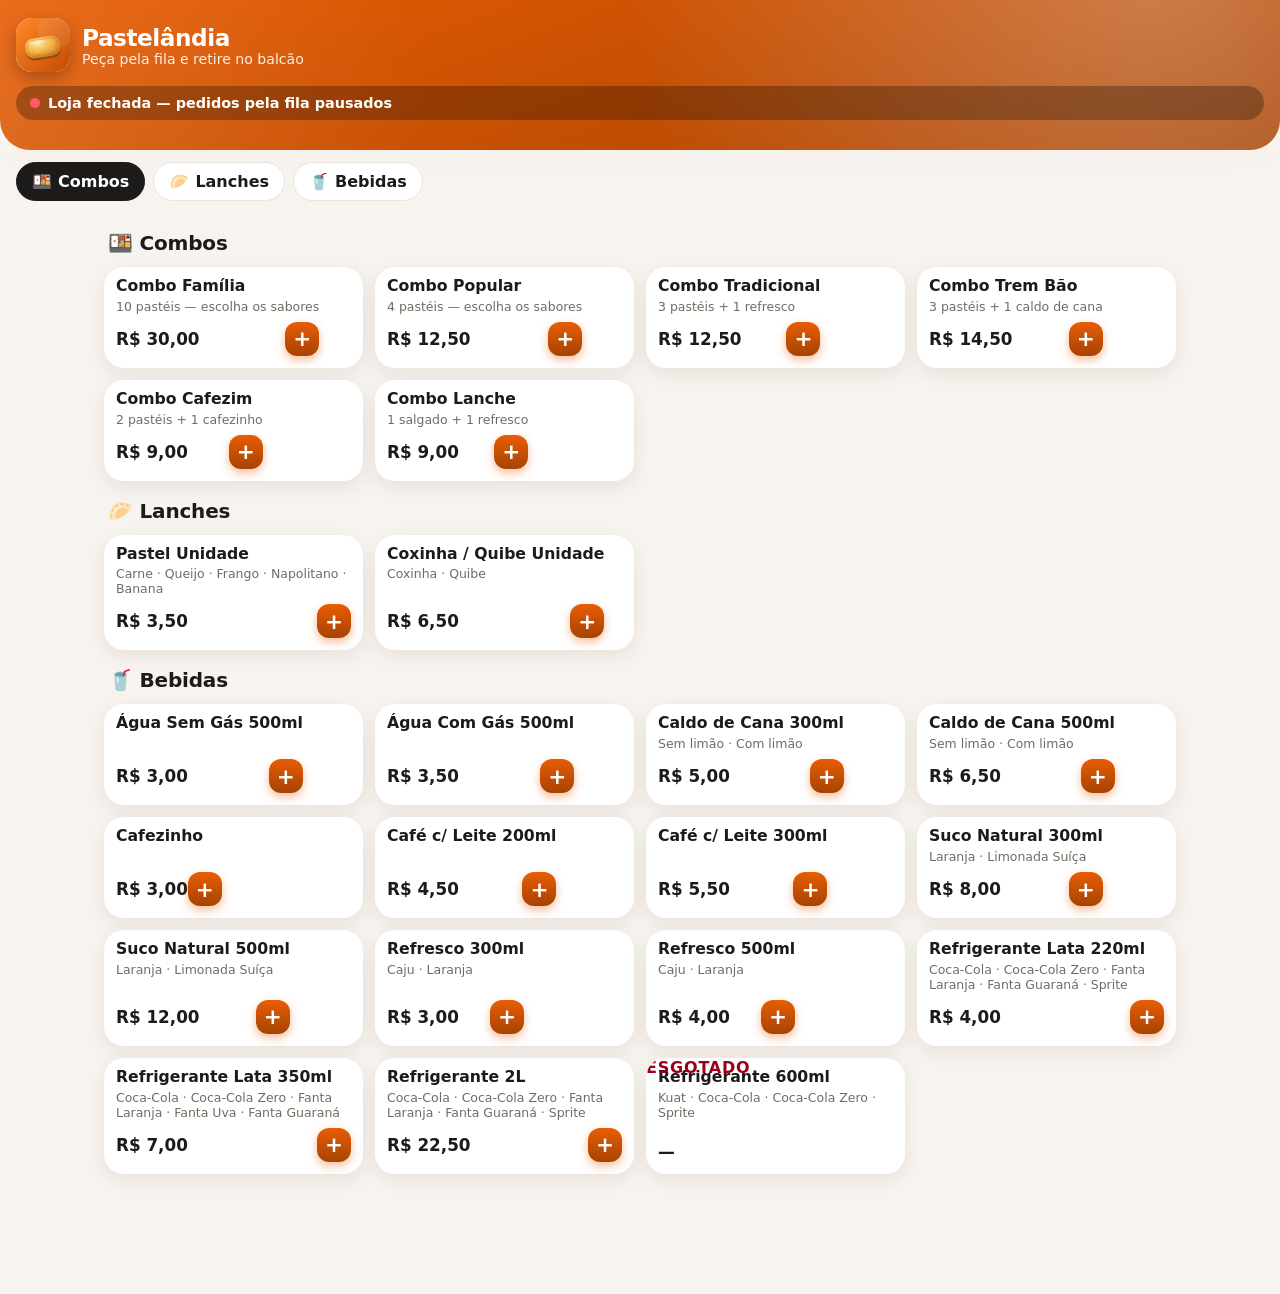
<file: index.html>
<!DOCTYPE html>
<html lang="pt-BR">
<head>
  <meta charset="UTF-8" />
  <meta name="viewport" content="width=device-width, initial-scale=1, viewport-fit=cover" />
  <meta name="theme-color" content="#e85d04" />
  <meta name="description" content="Faça seu pedido pela fila e retire no balcão." />
  <!-- PWA (Android/Chrome usa o manifest; iPhone usa as metas apple-*) -->
  <link rel="manifest" href="manifest.json" />
  <meta name="mobile-web-app-capable" content="yes" />
  <meta name="apple-mobile-web-app-capable" content="yes" />
  <meta name="apple-mobile-web-app-status-bar-style" content="black-translucent" />
  <meta name="apple-mobile-web-app-title" content="Pedido" />
  <link rel="apple-touch-icon" href="icons/apple-touch-icon.png" />
  <link rel="icon" href="icon.svg" type="image/svg+xml" />
  <title>Pedido na Fila</title>
  <link rel="stylesheet" href="style.css" />
</head>
<body class="cliente">
  <!-- ===================== TELA DE PEDIDO ===================== -->
  <div id="tela-pedido">
    <header class="hero">
      <div class="hero-linha">
        <img class="hero-logo" src="icon.svg" alt="" />
        <div class="marca">
          <h1 data-nome-loja>Loja</h1>
          <p id="slogan"></p>
        </div>
        <button id="btn-instalar" class="pilula-instalar" hidden>📲 Instalar</button>
      </div>
      <div id="faixa-loja" class="faixa-loja verificando">Verificando se a loja está aberta…</div>
    </header>

    <!-- Abas de categorias (grudam no topo ao rolar) -->
    <nav id="abas" class="abas" aria-label="Categorias"></nav>

    <!-- Vitrine de produtos -->
    <main id="lista-itens" class="vitrine"></main>

    <!-- Barra do carrinho -->
    <button id="barra-carrinho" class="barra-carrinho" hidden>
      <span class="sacola">🛍️<b id="carrinho-qtd">0</b></span>
      <strong>Ver meu pedido</strong>
      <span id="carrinho-total">R$ 0,00</span>
    </button>
  </div>

  <!-- ===================== MONTADOR DE ITEM / COMBO ===================== -->
  <div id="modal-item" class="modal" hidden>
    <div class="folha folha-produto">
      <button class="fechar flutuante" data-fechar aria-label="Fechar">✕</button>
      <!-- Palco 3D: arraste o dedo para girar o produto -->
      <div id="mi-palco" class="palco-grande">
        <div class="giro"><div id="mi-objeto" class="objeto"></div></div>
        <div class="sombra"></div>
        <span class="dica-giro">↔ arraste para girar</span>
      </div>
      <div class="folha-corpo">
        <h2 id="mi-nome"></h2>
        <p id="mi-desc" class="sub"></p>
        <div id="mi-corpo"></div>
      </div>
      <footer class="folha-rodape">
        <button id="mi-adicionar" class="btn primario grande" disabled>Adicionar</button>
      </footer>
    </div>
  </div>

  <!-- ===================== CARRINHO / FINALIZAÇÃO ===================== -->
  <div id="modal-carrinho" class="modal" hidden>
    <div class="folha">
      <header class="folha-topo">
        <h2>🛍️ Seu pedido</h2>
        <button id="btn-limpar-sacola" class="btn-limpar" type="button">🗑 Limpar tudo</button>
        <button class="fechar" data-fechar aria-label="Fechar">✕</button>
      </header>
      <div class="folha-corpo">
        <ul id="carrinho-lista" class="carrinho-lista"></ul>

        <h3>Como vai pagar no balcão?</h3>
        <div class="pagamentos" role="radiogroup">
          <label><input type="radio" name="pagamento" value="pix" /> <span><i>💠</i>Pix</span></label>
          <label><input type="radio" name="pagamento" value="cartao" /> <span><i>💳</i>Cartão</span></label>
          <label><input type="radio" name="pagamento" value="dinheiro" /> <span><i>💵</i>Dinheiro</span></label>
        </div>
        <div id="campo-troco" hidden>
          <label for="troco">Troco para quanto? (opcional)</label>
          <input id="troco" type="number" inputmode="decimal" min="0" step="0.01" placeholder="Ex: 50" />
        </div>
        <p id="erro-envio" class="erro" hidden></p>
      </div>
      <footer class="folha-rodape">
        <div class="total-linha">Total <strong id="cf-total">R$ 0,00</strong></div>
        <button id="btn-enviar" class="btn primario grande">Enviar Pedido</button>
      </footer>
    </div>
  </div>

  <!-- ===================== NOME DO CLIENTE (aparece ao tocar em Enviar Pedido) ===================== -->
  <div id="modal-nome" class="modal modal-centro" hidden>
    <form id="form-nome" class="folha cartao-nome" autocomplete="on">
      <div class="emoji-grande">👋</div>
      <h2>Qual é o seu nome?</h2>
      <p class="sub">É por ele que vamos chamar você no balcão.</p>
      <input id="nome-cliente" name="given-name" type="text" maxlength="40" autocomplete="given-name" enterkeyhint="send" placeholder="Digite seu nome" />
      <p id="erro-nome" class="erro" hidden></p>
      <button id="btn-confirmar-nome" type="submit" class="btn primario grande">Enviar Pedido</button>
      <button type="button" class="btn secundario grande" id="btn-voltar-nome">Voltar</button>
    </form>
  </div>

  <!-- ===================== COMANDA DIGITAL ===================== -->
  <div id="tela-comanda" hidden>
    <div class="comanda">
      <p class="comanda-loja" data-nome-loja></p>
      <p class="comanda-rotulo">PEDIDO</p>
      <p id="cd-numero" class="comanda-numero"></p>
      <p id="cd-nome" class="comanda-nome"></p>
      <p id="cd-status" class="comanda-status"></p>
      <dl class="comanda-info">
        <dt>Pagamento</dt><dd id="cd-pagamento"></dd>
        <dt>Horário</dt><dd id="cd-hora"></dd>
      </dl>
      <ul id="cd-itens" class="itens-pedido"></ul>
      <p class="comanda-total">Total: <strong id="cd-total"></strong></p>
      <p class="dica">Mostre esta tela no balcão para pagar e retirar.</p>
      <button id="btn-reenviar" class="btn secundario" hidden>Tentar reenviar</button>
      <button id="btn-novo" class="btn primario">Fazer novo pedido</button>
    </div>
  </div>

  <div id="aviso" class="aviso" hidden></div>

  <script src="versao.js"></script>
  <script src="config.js"></script>
  <script src="cardapio-seed.js"></script>
  <script src="comum.js"></script>
  <script src="ilustracoes.js"></script>
  <script src="cliente.js"></script>
</body>
</html>
</file>
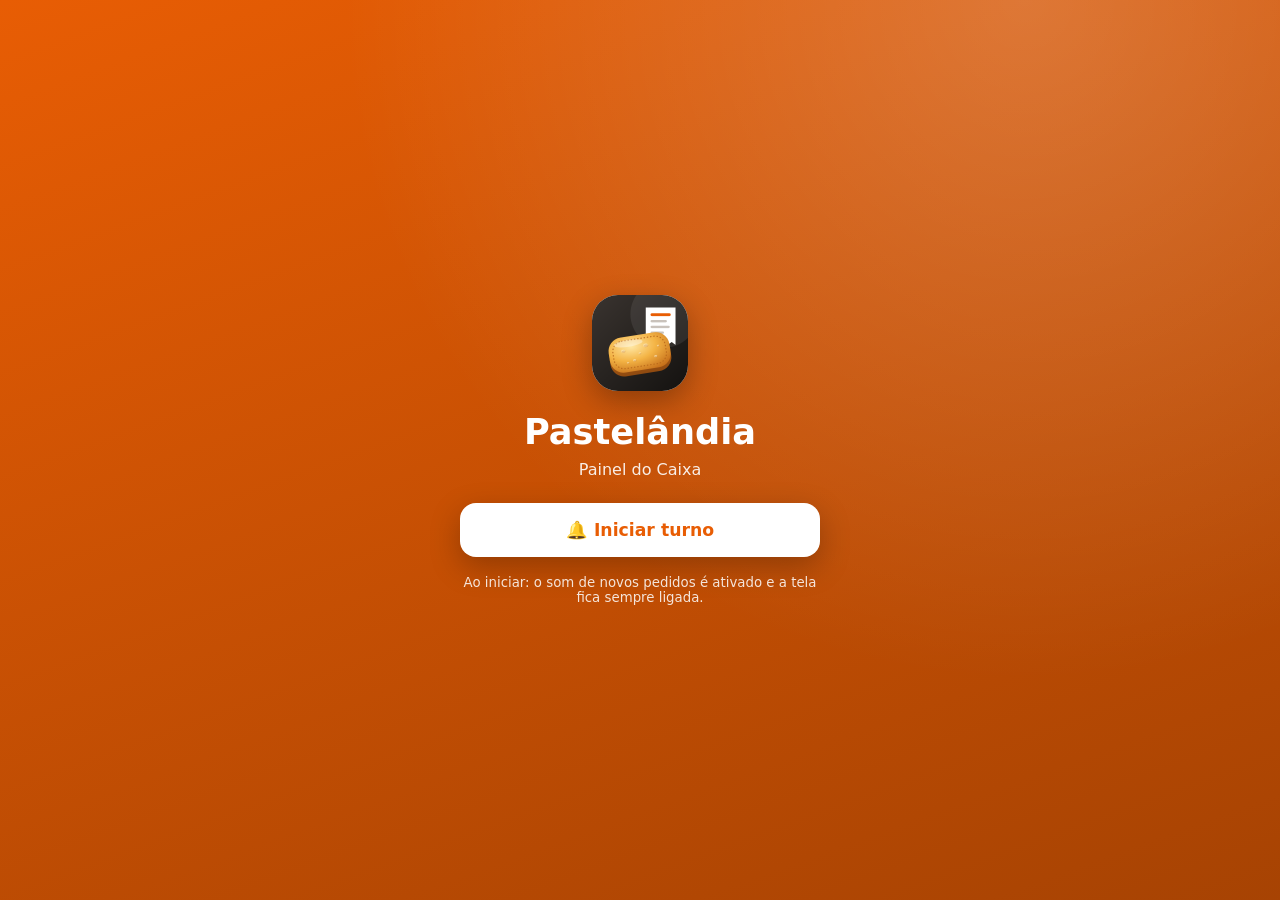
<file: caixa.html>
<!DOCTYPE html>
<html lang="pt-BR">
<head>
  <meta charset="UTF-8" />
  <meta name="viewport" content="width=device-width, initial-scale=1" />
  <meta name="theme-color" content="#e85d04" />
  <meta name="robots" content="noindex, nofollow" />
  <!-- PWA do CAIXA: instala separado do app do cliente, abre em tela cheia -->
  <link rel="manifest" href="manifest-caixa.json" />
  <meta name="mobile-web-app-capable" content="yes" />
  <meta name="apple-mobile-web-app-capable" content="yes" />
  <meta name="apple-mobile-web-app-status-bar-style" content="black-translucent" />
  <meta name="apple-mobile-web-app-title" content="Caixa" />
  <link rel="apple-touch-icon" href="icons/caixa-apple-touch-icon.png" />
  <title>Caixa — Pedidos</title>
  <link rel="icon" href="icon.svg" type="image/svg+xml" />
  <link rel="stylesheet" href="style.css" />
</head>
<body class="caixa">
  <!-- Desbloqueio de som: navegadores só tocam áudio após um toque do usuário -->
  <div id="desbloqueio" class="desbloqueio">
    <div>
      <img src="icons/caixa-192.png" alt="" />
      <h1 data-nome-loja>Loja</h1>
      <p>Painel do Caixa</p>
      <div class="acoes-inicio">
        <button id="btn-iniciar" class="btn primario grande">🔔 Iniciar turno</button>
        <button id="btn-instalar-inicio" class="btn contorno grande" hidden>📲 Instalar app do caixa</button>
      </div>
      <small>Ao iniciar: o som de novos pedidos é ativado e a tela fica sempre ligada.</small>
    </div>
  </div>

  <header class="topo topo-caixa">
    <div class="marca">
      <h1><span data-nome-loja>Loja</span> · Caixa</h1>
    </div>
    <nav class="abas-caixa">
      <button class="aba ativa" data-painel="fila">📋 Fila <span id="badge-pendentes" class="badge">0</span></button>
      <button class="aba" data-painel="cardapio">🛠 Cardápio</button>
    </nav>
    <button id="btn-loja" class="btn-loja fechada">🔴 Loja FECHADA — tocar para abrir</button>
    <div class="ferramentas">
      <button id="btn-tela" class="btn-icone" title="Impedir que a tela apague">☀️ Tela ligada</button>
      <button id="btn-tela-cheia" class="btn-icone" title="Tela cheia">⛶</button>
      <button id="btn-instalar" class="btn-icone" hidden>📲 Instalar</button>
      <span id="status-conexao" class="status" title="Conexão em tempo real">● Offline</span>
    </div>
  </header>

  <!-- ===================== ABA 1: FILA DE PEDIDOS ===================== -->
  <section id="painel-fila" class="painel">
    <div class="barra-acoes">
      <button id="btn-testar-som" class="btn secundario">🔊 Testar som</button>
      <button id="btn-limpar-historico" class="btn perigo">🧹 Limpar Histórico do Dia</button>
    </div>
    <h2>Pendentes</h2>
    <div id="lista-pendentes" class="grade-pedidos"></div>
    <h2>Histórico (lançados no PDV)</h2>
    <div id="lista-historico" class="grade-pedidos historico"></div>
  </section>

  <!-- ===================== ABA 2: GESTÃO DO CARDÁPIO ===================== -->
  <section id="painel-cardapio" class="painel" hidden>
    <!-- Bloqueio por PIN -->
    <div id="bloqueio-pin" class="bloqueio-pin">
      <h2>Área do gerente</h2>
      <p id="pin-instrucao">Digite o PIN para editar o cardápio.</p>
      <input id="pin" type="password" inputmode="numeric" maxlength="8" autocomplete="off" placeholder="PIN" />
      <input id="pin2" type="password" inputmode="numeric" maxlength="8" autocomplete="off" placeholder="Repita o PIN" hidden />
      <button id="btn-pin" class="btn primario">Entrar</button>
      <p id="erro-pin" class="erro" hidden></p>
    </div>

    <div id="editor" hidden>
      <div class="barra-acoes fixa">
        <button id="btn-publicar" class="btn primario">📡 Publicar Atualização em Tempo Real</button>
        <span id="pendente-publicar" class="pendente" hidden>● Alterações não publicadas</span>
        <span class="espaco"></span>
        <button id="btn-exportar" class="btn secundario">⬇ Exportar Cardápio (JSON)</button>
        <label class="btn secundario">⬆ Importar Cardápio (JSON)<input id="input-importar" type="file" accept="application/json,.json" hidden /></label>
        <button id="btn-restaurar" class="btn perigo">↺ Restaurar padrão</button>
        <button id="btn-trocar-pin" class="btn secundario">🔑 Trocar PIN</button>
        <button id="btn-sair-admin" class="btn secundario">🔒 Sair</button>
      </div>

      <h2>Categorias</h2>
      <div id="lista-categorias" class="lista-categorias"></div>
      <button id="btn-nova-categoria" class="btn secundario">+ Nova categoria</button>

      <h2>Produtos e Combos</h2>
      <div id="lista-editor-itens"></div>
    </div>
  </section>

  <div id="aviso" class="aviso" hidden></div>

  <!-- Som bloqueado pelo navegador (ex: depois de uma atualização automática) -->
  <div id="aviso-som" class="banner-som" hidden>🔇 Toque em qualquer lugar da tela para reativar o som dos pedidos</div>

  <!-- Nova versão do app publicada -->
  <div id="banner-atualizacao" class="banner-atualizacao" hidden>
    ✨ Nova versão do sistema disponível
    <button id="btn-atualizar" class="btn primario">Atualizar agora</button>
  </div>

  <!-- Reserva para "tela sempre ligada" em aparelhos sem Wake Lock (vídeo mudo em loop) -->
  <video id="video-acordado" src="manter-acordado.mp4" muted loop playsinline hidden></video>

  <script src="versao.js"></script>
  <script src="config.js"></script>
  <script src="cardapio-seed.js"></script>
  <script src="comum.js"></script>
  <script src="ilustracoes.js"></script>
  <script src="caixa.js"></script>
</body>
</html>
</file>
<file: style.css>
/* ============================================================
   style.css — Estilos compartilhados
   - Cliente: mobile-first, vitrine com produtos 3D flutuando
   - Caixa: tablet, app de tela cheia
   As cores da marca vêm do config.js (variáveis --cor e --cor-promo).
   ============================================================ */

:root {
  --cor: #e85d04;
  --cor-escura: color-mix(in srgb, var(--cor) 72%, #000);
  --cor-clara: color-mix(in srgb, var(--cor) 12%, #fff);
  --cor-promo: #d00000;
  --fundo: #f7f3ee;
  --card: #ffffff;
  --texto: #1d1b19;
  --sub: #736b63;
  --borda: #e9e2da;
  --ok: #2b9348;
  --raio: 20px;
  --sombra: 0 6px 20px rgba(60, 30, 0, 0.08);
  font-family: system-ui, -apple-system, 'Segoe UI', Roboto, sans-serif;
  color: var(--texto);
  background: var(--fundo);
  -webkit-tap-highlight-color: transparent;
}

* { box-sizing: border-box; }
body { margin: 0; min-height: 100vh; min-height: 100dvh; }
body.travado { overflow: hidden; }
h1, h2, h3, h4, p { margin: 0; }
button { font: inherit; cursor: pointer; color: inherit; }
input, select { font: inherit; }
[hidden] { display: none !important; }

/* ---------- Botões ---------- */
.btn {
  border: 0;
  border-radius: 14px;
  padding: 11px 16px;
  font-weight: 700;
  background: #ece6df;
  color: var(--texto);
  display: inline-flex;
  align-items: center;
  justify-content: center;
  gap: 6px;
  transition: transform 0.1s, filter 0.15s;
}
.btn:active:not(:disabled) { transform: scale(0.97); }
.btn.primario { background: linear-gradient(180deg, var(--cor), var(--cor-escura)); color: #fff; box-shadow: 0 6px 16px color-mix(in srgb, var(--cor) 35%, transparent); }
.btn.secundario { background: #fff; border: 1px solid var(--borda); }
.btn.perigo { background: #fff; color: #b00020; border: 1px solid #f0c2c8; }
.btn.grande { width: 100%; padding: 17px; font-size: 1.08rem; border-radius: 16px; }
.btn.mini { white-space: nowrap; padding: 6px 10px; font-size: 0.85rem; border-radius: 10px; }
.btn:disabled { opacity: 0.45; cursor: not-allowed; box-shadow: none; }

input[type='text'], input[type='number'], input[type='password'], input[type='url'], input:not([type]), select {
  width: 100%;
  padding: 12px;
  border: 1px solid var(--borda);
  border-radius: 12px;
  background: #fff;
  font-size: 1rem;
  color: var(--texto);
}
input:focus, select:focus { outline: 2px solid var(--cor); outline-offset: 0; }
input.invalido { border-color: #b00020 !important; background: #fff5f6 !important; animation: tremer 0.3s; }
@keyframes tremer { 25% { transform: translateX(-5px); } 75% { transform: translateX(5px); } }

/* ============================================================
   CLIENTE
   ============================================================ */

/* ---------- Hero (topo) ---------- */
.hero {
  position: relative;
  overflow: hidden;
  color: #fff;
  padding: 18px 16px 18px;
  padding-top: max(18px, env(safe-area-inset-top));
  border-radius: 0 0 30px 30px;
  background:
    radial-gradient(circle at 90% -20%, rgba(255, 255, 255, 0.28), transparent 45%),
    radial-gradient(circle at -10% 120%, rgba(255, 255, 255, 0.15), transparent 40%),
    linear-gradient(160deg, var(--cor), var(--cor-escura));
}
.hero-linha { display: flex; align-items: center; gap: 12px; }
.hero-logo { width: 54px; height: 54px; border-radius: 16px; box-shadow: 0 6px 16px rgba(0, 0, 0, 0.25); background: #fff; }
.hero h1 { font-size: 1.45rem; letter-spacing: -0.02em; }
.hero .marca p { opacity: 0.9; font-size: 0.88rem; }
.marca { flex: 1; min-width: 0; }
.pilula-instalar {
  border: 1px solid rgba(255, 255, 255, 0.5); background: rgba(255, 255, 255, 0.18); color: #fff;
  border-radius: 999px; padding: 8px 12px; font-weight: 700; font-size: 0.85rem; white-space: nowrap;
}

.faixa-loja {
  margin: 14px 0 12px; padding: 9px 14px; border-radius: 999px; font-weight: 700; font-size: 0.9rem;
  display: flex; align-items: center; gap: 8px; background: rgba(255, 255, 255, 0.18);
}
.faixa-loja .ponto { width: 10px; height: 10px; border-radius: 50%; background: #ccc; flex: none; }
.faixa-loja.aberta .ponto { background: #5dff8a; box-shadow: 0 0 0 0 rgba(93, 255, 138, 0.7); animation: pulso 1.6s infinite; }
.faixa-loja.fechada { background: rgba(0, 0, 0, 0.28); }
.faixa-loja.fechada .ponto { background: #ff5a6a; }
.faixa-loja.verificando { opacity: 0.85; }
@keyframes pulso { 70% { box-shadow: 0 0 0 9px rgba(93, 255, 138, 0); } 100% { box-shadow: 0 0 0 0 rgba(93, 255, 138, 0); } }

.campo-nome {
  display: block; background: #fff; color: var(--texto); border-radius: 18px; padding: 10px 14px 6px;
  box-shadow: 0 8px 24px rgba(0, 0, 0, 0.15);
}
.campo-nome span { font-size: 0.78rem; font-weight: 700; color: var(--sub); }
.campo-nome input { border: 0; padding: 4px 0 6px; font-size: 1.1rem; font-weight: 600; background: transparent; }
.campo-nome input:focus { outline: none; }

/* ---------- Abas (grudam no topo) ---------- */
.abas {
  position: sticky; top: 0; z-index: 5;
  display: flex; gap: 8px; overflow-x: auto; padding: 12px 16px;
  background: color-mix(in srgb, var(--fundo) 85%, transparent);
  -webkit-backdrop-filter: blur(12px); backdrop-filter: blur(12px);
  scrollbar-width: none;
}
.abas::-webkit-scrollbar { display: none; }
.aba {
  border: 1px solid var(--borda); background: #fff; border-radius: 999px; padding: 9px 15px;
  white-space: nowrap; font-weight: 700; display: inline-flex; gap: 6px; align-items: center;
  transition: background 0.2s, color 0.2s, transform 0.1s;
}
.aba:active { transform: scale(0.95); }
.aba.ativa { background: var(--texto); border-color: var(--texto); color: #fff; }

/* ---------- Vitrine ---------- */
.vitrine { padding: 0 14px 120px; }
.secao { padding-top: 8px; }
.secao h2 { font-size: 1.25rem; margin: 10px 4px 12px; letter-spacing: -0.01em; }
.grade { display: grid; grid-template-columns: repeat(2, 1fr); gap: 12px; }
@media (min-width: 620px) { .grade { grid-template-columns: repeat(3, 1fr); } }
@media (min-width: 960px) { .grade { grid-template-columns: repeat(4, 1fr); } .vitrine { max-width: 1100px; margin: 0 auto; } }

.produto {
  display: flex; flex-direction: column; text-align: left; padding: 0; border: 0;
  background: var(--card); border-radius: var(--raio); overflow: hidden; box-shadow: var(--sombra);
  transition: transform 0.15s;
}
.produto:active:not(:disabled) { transform: scale(0.97); }
.produto.promo { box-shadow: 0 0 0 2px var(--cor-promo), var(--sombra); }

.palco {
  position: relative; aspect-ratio: 1 / 0.86;
  background: radial-gradient(circle at 50% 38%, #fff 0, var(--fundo) 72%);
  perspective: 600px;
}
.palco .objeto {
  position: absolute; inset: 7% 9% 15%;
  animation: flutuar 3.4s ease-in-out infinite;
  animation-delay: var(--atraso, 0s);
  filter: drop-shadow(0 10px 10px rgba(80, 40, 0, 0.18));
}
.objeto svg, .objeto img { width: 100%; height: 100%; object-fit: contain; display: block; }
.palco .sombra, .palco-grande .sombra {
  position: absolute; left: 28%; right: 28%; bottom: 8%; height: 8%;
  background: radial-gradient(ellipse, rgba(60, 30, 0, 0.3), transparent 70%);
  animation: sombra 3.4s ease-in-out infinite; animation-delay: var(--atraso, 0s);
}
@keyframes flutuar {
  0%, 100% { transform: translateY(0) rotateY(-10deg) rotateZ(-1deg); }
  50% { transform: translateY(-6%) rotateY(10deg) rotateZ(1deg); }
}
@keyframes sombra { 50% { transform: scaleX(0.78); opacity: 0.6; } }

.fita {
  position: absolute; top: 10px; left: 10px; z-index: 2; background: var(--cor-promo); color: #fff;
  font-size: 0.68rem; font-weight: 900; letter-spacing: 0.06em; padding: 4px 9px; border-radius: 999px;
  box-shadow: 0 4px 10px rgba(208, 0, 0, 0.35);
}
.esgotado {
  position: absolute; inset: 0; display: grid; place-items: center; z-index: 2;
  background: rgba(255, 255, 255, 0.55); font-weight: 900; color: #9b0018; letter-spacing: 0.05em; text-transform: uppercase;
}
.produto.indisponivel .objeto { filter: grayscale(1) opacity(0.6); animation: none; }

.info { padding: 10px 12px 12px; display: flex; flex-direction: column; flex: 1; }
.info h3 { font-size: 0.98rem; line-height: 1.2; }
.info .sub { color: var(--sub); font-size: 0.78rem; margin-top: 3px; display: -webkit-box; -webkit-line-clamp: 2; -webkit-box-orient: vertical; overflow: hidden; flex: 1; }
.linha-preco { display: flex; align-items: center; justify-content: space-between; margin-top: 8px; }
.linha-preco strong { font-size: 1.05rem; }
.add {
  width: 34px; height: 34px; border-radius: 12px; display: grid; place-items: center;
  background: linear-gradient(180deg, var(--cor), var(--cor-escura)); color: #fff; font-size: 1.35rem; font-weight: 800;
  box-shadow: 0 4px 10px color-mix(in srgb, var(--cor) 40%, transparent);
}
.sub { color: var(--sub); font-size: 0.85rem; }
.vazio { color: var(--sub); text-align: center; padding: 24px; }

/* ---------- Barra da sacola ---------- */
.barra-carrinho {
  position: fixed; left: 12px; right: 12px; bottom: max(12px, env(safe-area-inset-bottom)); z-index: 10;
  max-width: 560px; margin: 0 auto;
  display: flex; align-items: center; justify-content: space-between; gap: 10px;
  border: 0; border-radius: 20px; padding: 14px 18px;
  background: var(--texto); color: #fff; font-size: 1rem;
  box-shadow: 0 10px 30px rgba(0, 0, 0, 0.3);
}
.sacola { position: relative; font-size: 1.4rem; }
.sacola b {
  position: absolute; top: -6px; right: -10px; background: var(--cor); color: #fff; font-size: 0.72rem;
  min-width: 20px; height: 20px; border-radius: 999px; display: grid; place-items: center; padding: 0 5px;
}

/* ---------- Modais (folha inferior) ---------- */
.modal {
  position: fixed; inset: 0; z-index: 20; background: rgba(20, 10, 0, 0.5);
  display: flex; align-items: flex-end; justify-content: center;
  animation: aparecer 0.2s ease-out;
}
@keyframes aparecer { from { opacity: 0; } }
.folha {
  position: relative; background: #fff; width: 100%; max-width: 560px; max-height: 94vh; max-height: 94dvh;
  border-radius: 26px 26px 0 0; display: flex; flex-direction: column; overflow: hidden;
  animation: subir 0.28s cubic-bezier(0.2, 0.9, 0.3, 1.1);
}
@keyframes subir { from { transform: translateY(60px); opacity: 0; } }
.folha-topo { display: flex; align-items: center; gap: 12px; padding: 18px 18px 8px; }
.folha-topo h2 { flex: 1; }
.fechar { border: 0; background: #f0ebe5; width: 38px; height: 38px; border-radius: 50%; font-size: 1rem; flex: none; }
.fechar.flutuante { position: absolute; top: 12px; right: 12px; z-index: 3; background: rgba(255, 255, 255, 0.85); box-shadow: 0 2px 8px rgba(0, 0, 0, 0.15); }
.folha-corpo { overflow-y: auto; padding: 8px 18px 16px; flex: 1; }
.folha-corpo h3 { font-size: 1rem; margin: 16px 0 8px; }
.folha-rodape { padding: 12px 18px max(16px, env(safe-area-inset-bottom)); border-top: 1px solid var(--borda); background: #fff; }
.total-linha { display: flex; justify-content: space-between; margin-bottom: 10px; font-size: 1.1rem; }

/* Folha do produto: o palco faz parte da rolagem */
.folha-produto { overflow-y: auto; }
.folha-produto .folha-corpo { overflow: visible; flex: none; }
.folha-produto .folha-rodape { position: sticky; bottom: 0; }
.folha-produto h2 { font-size: 1.35rem; }

/* ---------- Palco 3D grande ---------- */
.palco-grande {
  position: relative; height: 270px; flex: none;
  background: radial-gradient(circle at 50% 42%, #fff 0, var(--fundo, #ffe7c2) 70%);
  perspective: 800px; touch-action: none; cursor: grab; -webkit-user-select: none; user-select: none;
}
.palco-grande.girando { cursor: grabbing; }
.palco-grande .giro {
  position: absolute; inset: 22px 0 44px; transform-style: preserve-3d;
  transform: rotateX(var(--incl-x, 0deg)) rotateY(var(--incl-y, 0deg));
  transition: transform 0.6s cubic-bezier(0.2, 1.4, 0.4, 1);
}
.palco-grande.girando .giro { transition: none; }
.palco-grande .objeto {
  width: 210px; height: 210px; margin: 0 auto;
  animation: balancar 5s ease-in-out infinite;
  filter: drop-shadow(0 22px 18px rgba(80, 40, 0, 0.28));
}
.palco-grande.girando .objeto { animation-play-state: paused; }
.palco-grande .sombra { bottom: 26px; left: 32%; right: 32%; height: 22px; }
@keyframes balancar {
  0%, 100% { transform: rotateY(-22deg) translateY(0); }
  50% { transform: rotateY(22deg) translateY(-10px); }
}
.dica-giro { position: absolute; bottom: 8px; left: 0; right: 0; text-align: center; font-size: 0.72rem; color: rgba(0, 0, 0, 0.4); font-weight: 600; }

/* ---------- Montador: grupos e opções ---------- */
.grupo { margin: 14px 0 18px; }
.grupo h3 { display: flex; justify-content: space-between; align-items: center; margin-bottom: 8px; }
.contador { font-size: 0.82rem; background: #f0ebe5; padding: 4px 10px; border-radius: 999px; }
.contador.ok { background: var(--ok); color: #fff; }
.progresso { height: 6px; border-radius: 999px; background: #f0ebe5; overflow: hidden; margin-bottom: 8px; }
.progresso i { display: block; height: 100%; background: var(--cor); border-radius: 999px; transition: width 0.25s; }
.progresso.ok i { background: var(--ok); }

.opcao {
  display: flex; align-items: center; gap: 12px; padding: 8px 10px; margin-bottom: 8px;
  border: 2px solid var(--borda); border-radius: 18px; transition: border-color 0.15s, background 0.15s;
}
.opcao.marcada { border-color: var(--cor); background: var(--cor-clara); }
.opcao.unica { justify-content: center; border: 0; }
.opcao .nome { flex: 1; font-weight: 700; }
.mini {
  width: 54px; height: 54px; flex: none; border-radius: 14px; padding: 3px;
  background: radial-gradient(circle at 50% 40%, #fff 0, var(--fundo, #f3eee8) 75%);
}
.mini svg, .mini img { width: 100%; height: 100%; object-fit: contain; display: block; }

.stepper { display: flex; align-items: center; gap: 10px; }
.stepper button {
  width: 42px; height: 42px; border-radius: 14px; border: 2px solid var(--cor);
  background: #fff; color: var(--cor); font-size: 1.35rem; font-weight: 800;
}
.stepper button[data-passo='1'] { background: var(--cor); color: #fff; }
.stepper button:disabled { opacity: 0.3; }
.stepper output { min-width: 26px; text-align: center; font-weight: 800; font-size: 1.15rem; }
.opcao.unica .stepper button { width: 56px; height: 56px; font-size: 1.6rem; }
.opcao.unica .stepper output { font-size: 1.6rem; min-width: 44px; }

/* ---------- Sacola ---------- */
.carrinho-lista { list-style: none; margin: 0; padding: 0; }
.carrinho-lista li { display: flex; align-items: center; gap: 10px; padding: 10px 0; border-bottom: 1px solid #f0ebe5; }
.carrinho-lista .txt { flex: 1; min-width: 0; }
.carrinho-lista small { display: block; color: var(--sub); }
.carrinho-lista .dir { display: flex; align-items: center; gap: 6px; white-space: nowrap; font-weight: 700; }
.remover { border: 0; background: none; font-size: 1.1rem; padding: 6px; }
.pagamentos { display: grid; grid-template-columns: repeat(3, 1fr); gap: 8px; margin-bottom: 12px; }
.pagamentos label { position: relative; }
.pagamentos input { position: absolute; opacity: 0; }
.pagamentos span {
  display: flex; flex-direction: column; align-items: center; gap: 4px; padding: 12px 6px;
  border: 2px solid var(--borda); border-radius: 16px; font-weight: 700; background: #fff; transition: 0.15s;
}
.pagamentos span i { font-style: normal; font-size: 1.5rem; }
.pagamentos input:checked + span { border-color: var(--cor); background: var(--cor-clara); color: var(--cor-escura); transform: translateY(-2px); }
#campo-troco label { display: block; font-size: 0.9rem; margin-bottom: 6px; }
.erro { color: #b00020; font-weight: 700; margin-top: 10px; }

/* Botão "Limpar tudo" da sacola */
.btn-limpar {
  border: 1px solid #f0c2c8; background: #fff5f6; color: #b00020; border-radius: 999px;
  padding: 8px 12px; font-weight: 700; font-size: 0.85rem; white-space: nowrap;
}
.btn-limpar:active { transform: scale(0.95); }

/* ---------- Pop-up do nome ---------- */
.modal-centro { align-items: center; padding: 16px; }
.cartao-nome {
  border-radius: 26px; max-width: 420px; padding: 26px 22px 20px; gap: 10px; text-align: center;
  animation: surgir 0.28s cubic-bezier(0.2, 0.9, 0.3, 1.2);
}
@keyframes surgir { from { transform: scale(0.85); opacity: 0; } }
.cartao-nome .emoji-grande { font-size: 3rem; line-height: 1; animation: acenar 1.2s ease-in-out 2; transform-origin: 70% 80%; }
@keyframes acenar { 25% { transform: rotate(18deg); } 75% { transform: rotate(-12deg); } }
.cartao-nome h2 { font-size: 1.5rem; }
.cartao-nome input { text-align: center; font-size: 1.3rem; font-weight: 700; padding: 15px; margin-top: 6px; border-width: 2px; }
.cartao-nome .erro { margin: 0; }

/* ---------- Comanda digital ---------- */
#tela-comanda {
  padding: 16px; padding-top: max(16px, env(safe-area-inset-top)); min-height: 100vh; min-height: 100dvh;
  background: linear-gradient(160deg, var(--cor), var(--cor-escura));
}
.comanda {
  background: #fff; border-radius: 26px; padding: 26px 20px; max-width: 520px; margin: 0 auto;
  text-align: center; box-shadow: 0 16px 40px rgba(0, 0, 0, 0.25);
  animation: subir 0.4s cubic-bezier(0.2, 0.9, 0.3, 1.1);
}
.comanda-loja { font-weight: 800; color: var(--cor); }
.comanda-rotulo { margin-top: 12px; letter-spacing: 0.3em; font-size: 0.85rem; color: var(--sub); }
.comanda-numero { font-size: 3.8rem; font-weight: 900; line-height: 1.05; letter-spacing: -0.02em; }
.comanda-nome { font-size: 1.6rem; font-weight: 800; margin-top: 4px; }
.comanda-status { margin: 12px 0; padding: 9px; border-radius: 12px; background: #f0ebe5; font-weight: 700; }
.comanda-status.enviado { background: #e3f6e8; color: var(--ok); }
.comanda-status.falhou { background: #fff1e0; color: #a14a00; }
.comanda-info { display: grid; grid-template-columns: auto 1fr; gap: 4px 12px; text-align: left; margin: 12px 0; }
.comanda-info dt { color: var(--sub); }
.comanda-info dd { margin: 0; font-weight: 700; }
.comanda-total { font-size: 1.3rem; margin: 14px 0; }
.dica { color: var(--sub); font-size: 0.9rem; margin-bottom: 14px; }
.comanda .btn { width: 100%; margin-top: 8px; }

/* Lista de itens com código PDV (comanda + caixa) */
.itens-pedido { list-style: none; padding: 0; margin: 0; text-align: left; }
.itens-pedido li { padding: 6px 0; border-bottom: 1px dashed var(--borda); line-height: 1.45; }
.itens-pedido ul { list-style: none; padding-left: 14px; margin: 4px 0 0; }
.itens-pedido ul li { border: 0; padding: 2px 0; font-size: 0.95em; }
.itens-pedido .preco { float: right; color: var(--sub); margin-left: 8px; }
.cod {
  font-family: ui-monospace, 'SF Mono', Consolas, monospace;
  font-weight: 800; background: #fff3a8; padding: 1px 6px; border-radius: 6px; white-space: nowrap;
}

/* ---------- Aviso (toast) ---------- */
.aviso {
  position: fixed; left: 50%; top: max(16px, env(safe-area-inset-top)); transform: translateX(-50%); z-index: 70;
  background: var(--texto); color: #fff; padding: 12px 18px; border-radius: 14px; font-weight: 700;
  box-shadow: 0 8px 24px rgba(0, 0, 0, 0.3); max-width: 90vw; text-align: center;
  animation: descer 0.25s ease-out;
}
@keyframes descer { from { transform: translate(-50%, -20px); opacity: 0; } }

@media (prefers-reduced-motion: reduce) {
  *, *::before, *::after { animation: none !important; transition: none !important; }
}

/* ============================================================
   CAIXA (tablet — app de tela cheia)
   ============================================================ */
body.caixa { overscroll-behavior: none; -webkit-user-select: none; user-select: none; }
body.caixa input, body.caixa select { -webkit-user-select: text; user-select: text; }

.desbloqueio {
  position: fixed; inset: 0; z-index: 100; color: #fff;
  background: radial-gradient(circle at 80% 0%, rgba(255, 255, 255, 0.2), transparent 50%), linear-gradient(160deg, var(--cor), var(--cor-escura));
  display: grid; place-items: center; text-align: center; padding: 24px;
}
.desbloqueio img { width: 96px; height: 96px; border-radius: 26px; box-shadow: 0 10px 30px rgba(0, 0, 0, 0.3); background: #fff; }
.desbloqueio h1 { font-size: 2.2rem; margin-top: 16px; }
.desbloqueio p { margin: 8px 0 24px; opacity: 0.9; }
.desbloqueio .btn { background: #fff; color: var(--cor); box-shadow: 0 10px 30px rgba(0, 0, 0, 0.25); }
.desbloqueio .acoes-inicio { display: grid; gap: 10px; max-width: 360px; margin: 0 auto; }
.desbloqueio .btn.contorno { background: transparent; color: #fff; border: 2px solid rgba(255, 255, 255, 0.6); box-shadow: none; }
.desbloqueio small { display: block; margin-top: 18px; opacity: 0.85; max-width: 380px; margin-inline: auto; }

.topo {
  background: var(--cor); color: #fff; padding: 12px 16px; padding-top: max(12px, env(safe-area-inset-top));
  display: flex; align-items: center; gap: 12px;
}
.topo h1 { font-size: 1.25rem; }
.topo-caixa { position: sticky; top: 0; z-index: 10; flex-wrap: wrap; background: linear-gradient(160deg, var(--cor), var(--cor-escura)); }
.abas-caixa { display: flex; gap: 8px; }
.abas-caixa .aba { background: rgba(255, 255, 255, 0.15); border-color: transparent; color: #fff; }
.abas-caixa .aba.ativa { background: #fff; color: var(--cor); }
.badge { background: var(--cor-promo); color: #fff; border-radius: 999px; padding: 1px 8px; font-size: 0.8rem; margin-left: 4px; }
.status { font-size: 0.8rem; opacity: 0.6; white-space: nowrap; }
.status.online { opacity: 1; color: #b9ffb0; }
.ferramentas { display: flex; gap: 6px; align-items: center; flex-wrap: wrap; }
.btn-icone {
  border: 0; background: rgba(255, 255, 255, 0.16); color: #fff; border-radius: 12px; padding: 8px 10px;
  font-weight: 700; font-size: 0.85rem; white-space: nowrap;
}
.btn-icone.ligado { background: #fff; color: var(--cor-escura); }

.banner-atualizacao {
  position: fixed; left: 50%; bottom: max(16px, env(safe-area-inset-bottom)); transform: translateX(-50%); z-index: 80;
  display: flex; gap: 12px; align-items: center; background: var(--texto); color: #fff;
  padding: 10px 10px 10px 18px; border-radius: 16px; box-shadow: 0 10px 30px rgba(0, 0, 0, 0.35); font-weight: 700;
}

.banner-som {
  position: fixed; left: 50%; top: 76px; transform: translateX(-50%); z-index: 80;
  background: #fff3a8; color: #5a4300; border: 2px solid #e6c200; border-radius: 14px;
  padding: 12px 18px; font-weight: 800; box-shadow: 0 8px 24px rgba(0, 0, 0, 0.2); animation: piscar-som 1.4s ease-in-out infinite;
}
@keyframes piscar-som { 50% { transform: translateX(-50%) scale(1.03); } }

.painel { padding: 16px; max-width: 1400px; margin: 0 auto; padding-bottom: max(16px, env(safe-area-inset-bottom)); }
.painel h2 { margin: 18px 0 10px; font-size: 1.15rem; }
.barra-acoes { display: flex; flex-wrap: wrap; gap: 8px; align-items: center; }
.barra-acoes.fixa {
  position: sticky; top: 64px; z-index: 5; background: var(--fundo); padding: 10px 0;
  border-bottom: 1px solid var(--borda);
}
.espaco { flex: 1; }
.pendente { color: #a14a00; font-weight: 700; }

.btn-loja { border: 0; border-radius: 999px; padding: 10px 16px; font-weight: 800; color: #fff; }
.btn-loja.aberta { background: #2b9348; }
.btn-loja.fechada { background: #9b0018; }
.btn-loja:disabled { opacity: 0.6; }

.grade-pedidos { display: grid; gap: 14px; grid-template-columns: repeat(auto-fill, minmax(320px, 1fr)); }
.cartao-pedido {
  background: #fff; border-radius: var(--raio); padding: 16px; box-shadow: var(--sombra);
  border: 1px solid var(--borda); display: flex; flex-direction: column; gap: 6px;
}
.cartao-pedido.novo { border: 3px solid var(--cor); animation: piscar 1s ease-in-out 3; }
@keyframes piscar { 50% { box-shadow: 0 0 0 6px color-mix(in srgb, var(--cor) 35%, transparent); } }
.cartao-pedido header { display: flex; justify-content: space-between; align-items: baseline; }
.cartao-pedido .num { font-size: 1.8rem; font-weight: 900; }
.cartao-pedido .hora { color: var(--sub); }
.cliente-nome { font-size: 1.3rem; font-weight: 800; }
.pagto { font-weight: 700; }
.cartao-pedido .itens-pedido { font-size: 1.05rem; flex: 1; }
.cartao-pedido .total { text-align: right; font-size: 1.1rem; }
.historico .cartao-pedido { opacity: 0.65; }

/* PIN */
.bloqueio-pin { max-width: 320px; margin: 40px auto; text-align: center; display: grid; gap: 12px; }
.bloqueio-pin input { text-align: center; font-size: 1.6rem; letter-spacing: 0.4em; }

/* Editor de categorias */
.lista-categorias { display: grid; gap: 8px; margin-bottom: 10px; }
.linha-cat { display: flex; gap: 6px; align-items: center; }
.linha-cat input { flex: 1; }
.linha-cat input.emoji-input { flex: none; width: 64px; text-align: center; font-size: 1.3rem; padding: 8px; }

/* Editor de itens */
.ed-categoria { margin-bottom: 24px; }
.ed-categoria h3 { margin: 10px 0; }
.ed-categoria > .btn { margin-top: 6px; }
.ed-item { background: #fff; border: 1px solid var(--borda); border-radius: 14px; margin-bottom: 8px; }
.ed-item.pausado { background: #f3f1ef; }
.ed-item.pausado .ed-nome { text-decoration: line-through; color: var(--sub); }
.ed-item.pausado summary .mini { filter: grayscale(1); opacity: 0.6; }
.ed-item.promo { border-left: 5px solid var(--cor-promo); }
.ed-item summary { display: flex; align-items: center; gap: 10px; padding: 10px 12px; cursor: pointer; list-style: none; }
.ed-item summary::-webkit-details-marker { display: none; }
.ed-item summary .mini { width: 46px; height: 46px; }
.ed-nome { flex: 1; font-weight: 700; }
.ed-cod { font-family: ui-monospace, monospace; color: var(--sub); font-size: 0.85rem; }
.ed-preco { font-weight: 800; min-width: 80px; text-align: right; }
.ed-corpo { padding: 0 12px 14px; border-top: 1px solid #f0ebe5; }
.ed-corpo h4 { margin: 14px 0 8px; }
.ed-corpo h4 small { color: var(--sub); font-weight: 400; }
.grade-campos { display: grid; gap: 10px; grid-template-columns: repeat(auto-fill, minmax(180px, 1fr)); margin-top: 12px; }
.grade-campos label { font-size: 0.8rem; color: var(--sub); display: grid; gap: 4px; }
.grade-campos label.check { display: flex; align-items: center; gap: 8px; color: var(--texto); font-size: 0.95rem; }
.grade-campos label.largo { grid-column: 1 / -1; }
.grade-campos input, .grade-campos select, .linha-sub input, .linha-sub select { padding: 9px; }
.linha-sub { display: flex; gap: 6px; align-items: center; margin-bottom: 6px; }
.linha-sub .mini { width: 42px; height: 42px; }
.linha-sub input:not(.cod-input):not(.qtd-input), .linha-sub select { flex: 1; }
.cod-input { font-family: ui-monospace, monospace; }
.linha-sub .cod-input { width: 120px; flex: none; }
.qtd-input { width: 80px !important; flex: none; }
.ed-acoes { display: flex; gap: 8px; justify-content: flex-end; margin-top: 12px; }

/* Interruptor liga/desliga */
.toggle { position: relative; display: inline-flex; align-items: center; gap: 6px; cursor: pointer; flex: none; }
.toggle input { position: absolute; opacity: 0; width: 0; height: 0; }
.toggle span { width: 46px; height: 26px; background: #c9c2bb; border-radius: 999px; position: relative; transition: background 0.15s; }
.toggle span::after {
  content: ''; position: absolute; top: 3px; left: 3px; width: 20px; height: 20px; border-radius: 50%;
  background: #fff; transition: transform 0.15s; box-shadow: 0 1px 3px rgba(0, 0, 0, 0.3);
}
.toggle input:checked + span { background: var(--ok); }
.toggle input:checked + span::after { transform: translateX(20px); }

@media (max-width: 640px) {
  .barra-acoes.fixa { position: static; }
  .linha-sub { flex-wrap: wrap; }
}
</file>
